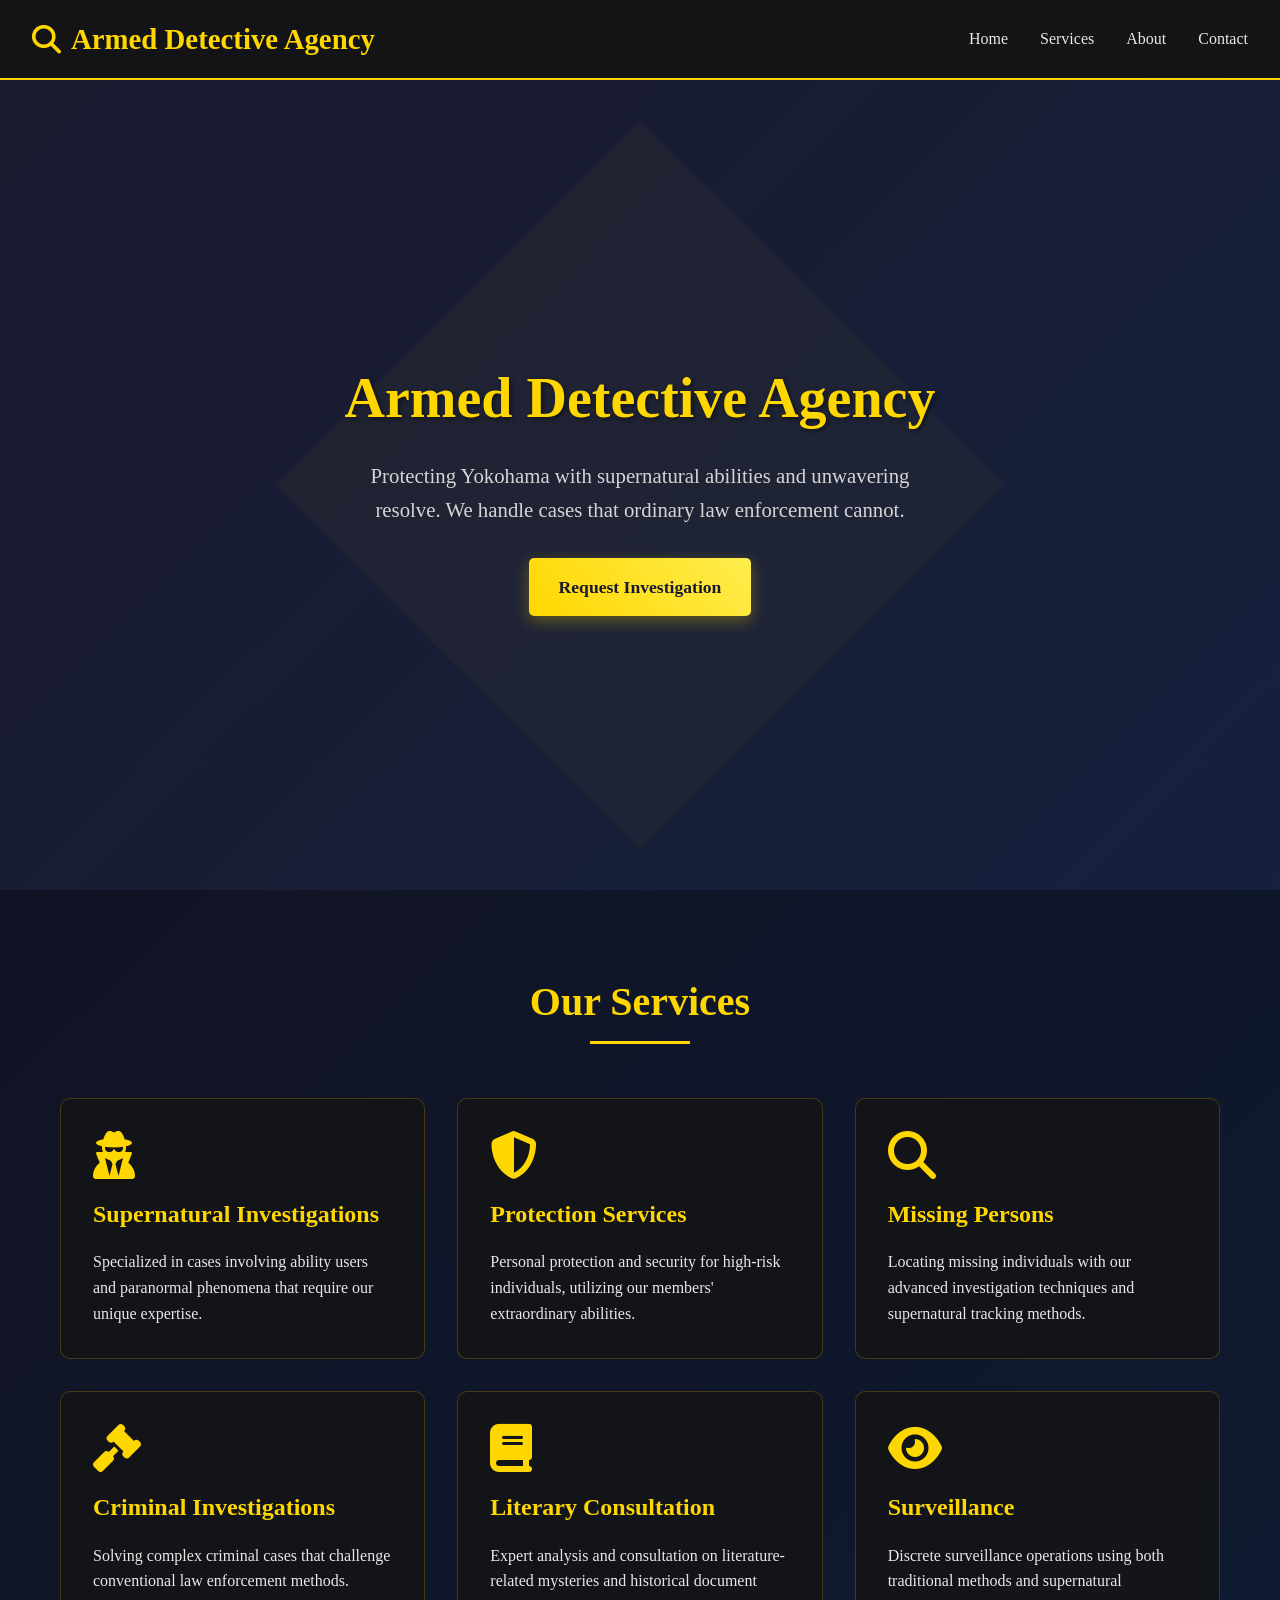
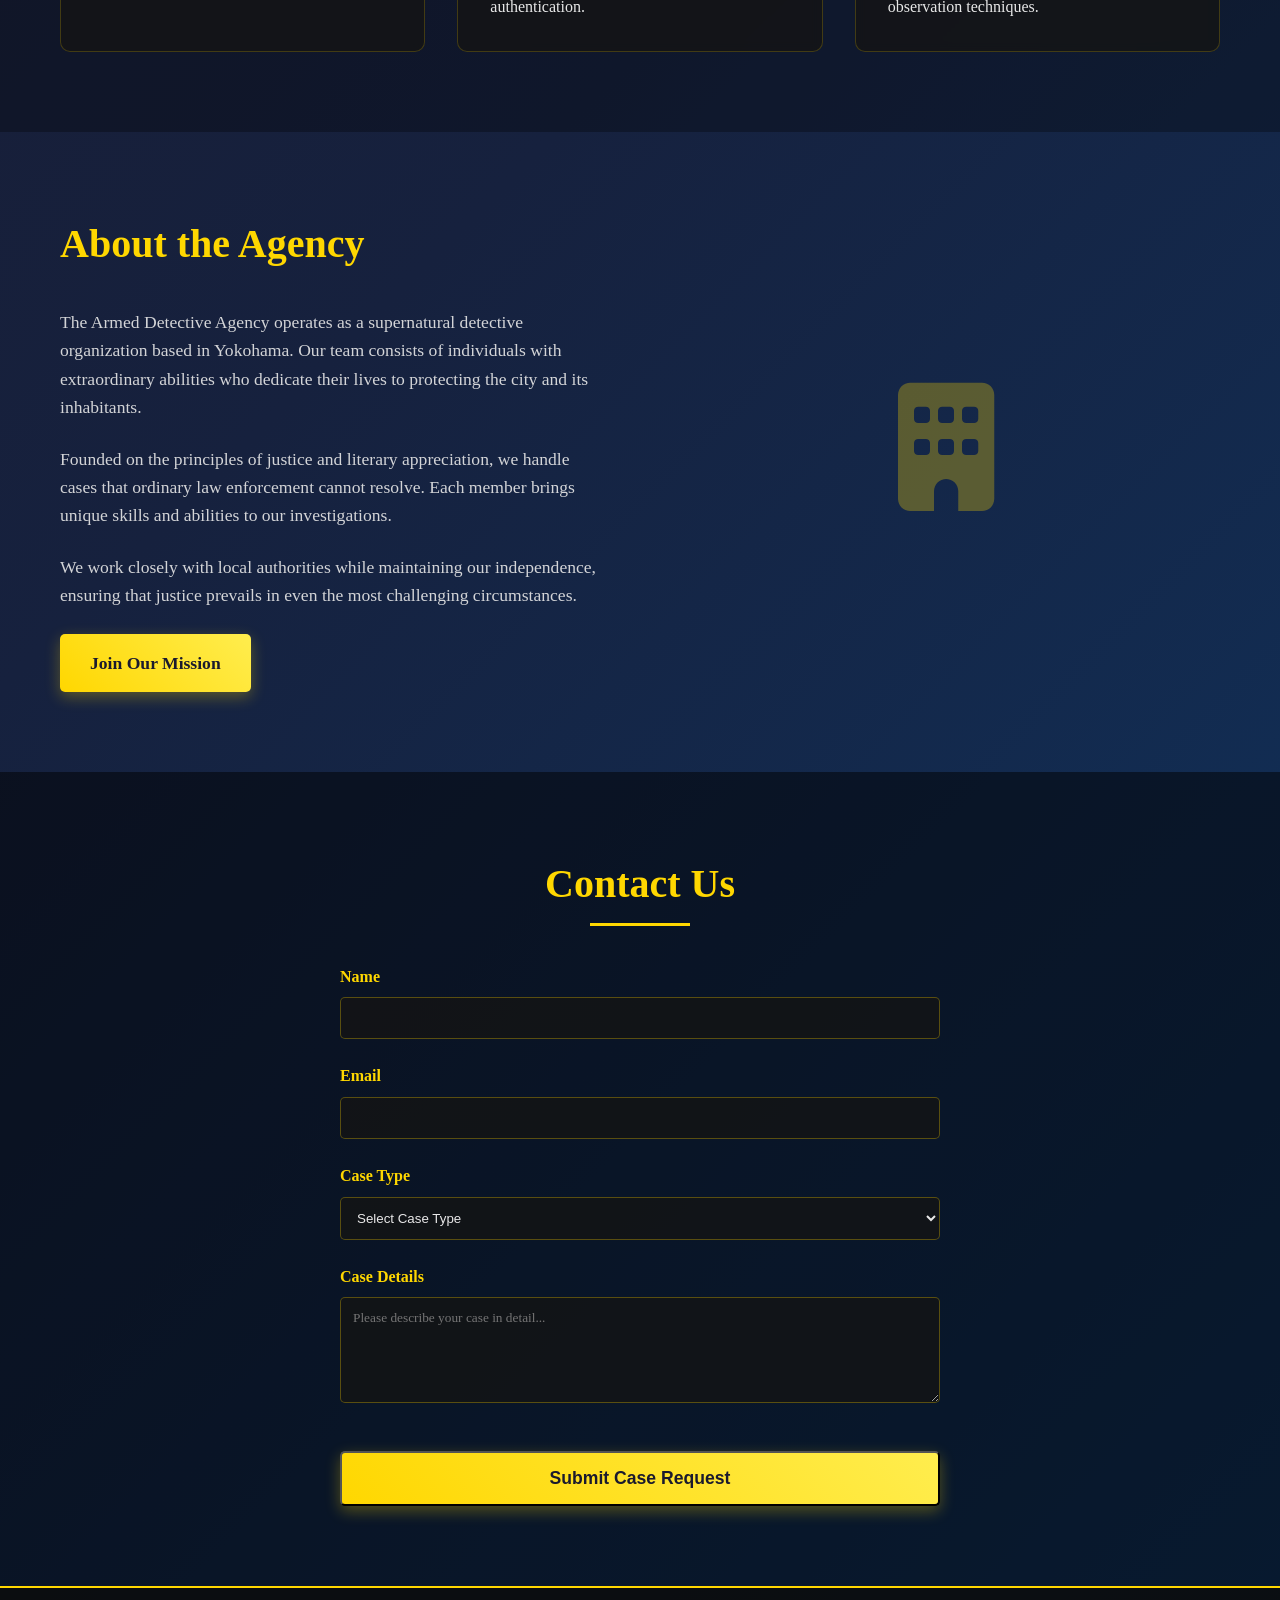
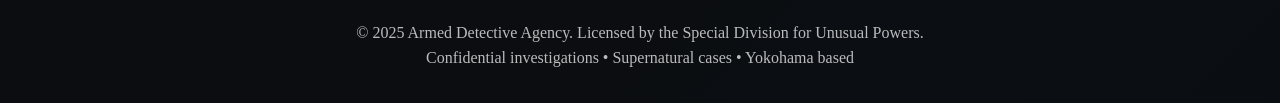
<file: bsd_detective_website.html>
<!DOCTYPE html>
<html lang="en">
<head>
    <meta charset="UTF-8">
    <meta name="viewport" content="width=device-width, initial-scale=1.0">
    <title>Armed Detective Agency | Yokohama</title>
    <link href="https://cdnjs.cloudflare.com/ajax/libs/font-awesome/6.4.0/css/all.min.css" rel="stylesheet">
    <style>
        * {
            margin: 0;
            padding: 0;
            box-sizing: border-box;
        }

        body {
            font-family: 'Georgia', 'Times New Roman', serif;
            line-height: 1.6;
            color: #e8e8e8;
            background: linear-gradient(135deg, #1a1a2e 0%, #16213e 50%, #0f3460 100%);
            min-height: 100vh;
            overflow-x: hidden;
        }

        .floating-papers {
            position: fixed;
            top: 0;
            left: 0;
            width: 100%;
            height: 100%;
            pointer-events: none;
            z-index: 1;
            overflow: hidden;
        }

        .paper {
            position: absolute;
            opacity: 0.1;
            animation: float 20s infinite linear;
            color: #ffd700;
        }

        @keyframes float {
            0% { transform: translateY(100vh) rotate(0deg); }
            100% { transform: translateY(-100px) rotate(360deg); }
        }

        .container {
            max-width: 1200px;
            margin: 0 auto;
            padding: 0 20px;
            position: relative;
            z-index: 2;
        }

        header {
            background: rgba(20, 20, 20, 0.9);
            backdrop-filter: blur(10px);
            border-bottom: 2px solid #ffd700;
            position: fixed;
            width: 100%;
            top: 0;
            z-index: 1000;
            transition: all 0.3s ease;
        }

        nav {
            display: flex;
            justify-content: space-between;
            align-items: center;
            padding: 1rem 2rem;
        }

        .logo {
            font-size: 1.8rem;
            font-weight: bold;
            color: #ffd700;
            text-decoration: none;
            display: flex;
            align-items: center;
            gap: 10px;
        }

        .nav-links {
            display: flex;
            list-style: none;
            gap: 2rem;
        }

        .nav-links a {
            color: #e8e8e8;
            text-decoration: none;
            transition: color 0.3s ease, text-shadow 0.3s ease;
            font-weight: 500;
        }

        .nav-links a:hover {
            color: #ffd700;
            text-shadow: 0 0 10px rgba(255, 215, 0, 0.5);
        }

        .mobile-menu {
            display: none;
            color: #ffd700;
            font-size: 1.5rem;
            cursor: pointer;
        }

        main {
            margin-top: 80px;
        }

        .hero {
            height: 90vh;
            display: flex;
            align-items: center;
            justify-content: center;
            text-align: center;
            position: relative;
            background: url('data:image/svg+xml,<svg xmlns="http://www.w3.org/2000/svg" viewBox="0 0 1000 1000"><polygon fill="%23ffd700" fill-opacity="0.03" points="500,50 950,500 500,950 50,500"/></svg>') center/contain no-repeat;
        }

        .hero-content h1 {
            font-size: 3.5rem;
            margin-bottom: 1rem;
            color: #ffd700;
            text-shadow: 2px 2px 4px rgba(0,0,0,0.5);
            animation: glow 2s ease-in-out infinite alternate;
        }

        @keyframes glow {
            from { text-shadow: 2px 2px 4px rgba(0,0,0,0.5), 0 0 20px rgba(255,215,0,0.3); }
            to { text-shadow: 2px 2px 4px rgba(0,0,0,0.5), 0 0 30px rgba(255,215,0,0.5), 0 0 40px rgba(255,215,0,0.3); }
        }

        .hero-content p {
            font-size: 1.3rem;
            margin-bottom: 2rem;
            max-width: 600px;
            margin-left: auto;
            margin-right: auto;
            opacity: 0.9;
        }

        .cta-button {
            display: inline-block;
            background: linear-gradient(45deg, #ffd700, #ffed4e);
            color: #1a1a2e;
            padding: 15px 30px;
            text-decoration: none;
            border-radius: 5px;
            font-weight: bold;
            font-size: 1.1rem;
            transition: all 0.3s ease;
            box-shadow: 0 5px 15px rgba(255, 215, 0, 0.3);
        }

        .cta-button:hover {
            transform: translateY(-3px);
            box-shadow: 0 8px 25px rgba(255, 215, 0, 0.5);
        }

        .services {
            padding: 80px 0;
            background: rgba(0, 0, 0, 0.3);
        }

        .section-title {
            text-align: center;
            font-size: 2.5rem;
            color: #ffd700;
            margin-bottom: 3rem;
            position: relative;
        }

        .section-title::after {
            content: '';
            width: 100px;
            height: 3px;
            background: #ffd700;
            position: absolute;
            bottom: -10px;
            left: 50%;
            transform: translateX(-50%);
        }

        .services-grid {
            display: grid;
            grid-template-columns: repeat(auto-fit, minmax(300px, 1fr));
            gap: 2rem;
            margin-top: 4rem;
        }

        .service-card {
            background: rgba(20, 20, 20, 0.8);
            padding: 2rem;
            border-radius: 10px;
            border: 1px solid rgba(255, 215, 0, 0.2);
            transition: all 0.3s ease;
            backdrop-filter: blur(5px);
        }

        .service-card:hover {
            transform: translateY(-10px);
            border-color: #ffd700;
            box-shadow: 0 10px 30px rgba(255, 215, 0, 0.2);
        }

        .service-card i {
            font-size: 3rem;
            color: #ffd700;
            margin-bottom: 1rem;
        }

        .service-card h3 {
            font-size: 1.5rem;
            margin-bottom: 1rem;
            color: #ffd700;
        }

        .about {
            padding: 80px 0;
        }

        .about-content {
            display: grid;
            grid-template-columns: 1fr 1fr;
            gap: 4rem;
            align-items: center;
        }

        .about-text h2 {
            font-size: 2.5rem;
            color: #ffd700;
            margin-bottom: 2rem;
        }

        .about-text p {
            font-size: 1.1rem;
            margin-bottom: 1.5rem;
            opacity: 0.9;
        }

        .about-image {
            text-align: center;
            font-size: 8rem;
            color: rgba(255, 215, 0, 0.3);
        }

        .contact {
            padding: 80px 0;
            background: rgba(0, 0, 0, 0.5);
        }

        .contact-form {
            max-width: 600px;
            margin: 0 auto;
        }

        .form-group {
            margin-bottom: 1.5rem;
        }

        .form-group label {
            display: block;
            margin-bottom: 0.5rem;
            color: #ffd700;
            font-weight: bold;
        }

        .form-group input,
        .form-group textarea {
            width: 100%;
            padding: 12px;
            border: 1px solid rgba(255, 215, 0, 0.3);
            border-radius: 5px;
            background: rgba(20, 20, 20, 0.8);
            color: #e8e8e8;
            font-family: inherit;
        }

        .form-group input:focus,
        .form-group textarea:focus {
            outline: none;
            border-color: #ffd700;
            box-shadow: 0 0 10px rgba(255, 215, 0, 0.3);
        }

        footer {
            background: rgba(10, 10, 10, 0.9);
            text-align: center;
            padding: 2rem 0;
            border-top: 2px solid #ffd700;
        }

        .footer-content {
            color: #e8e8e8;
        }

        .footer-content p {
            opacity: 0.8;
        }

        @media (max-width: 768px) {
            .nav-links {
                display: none;
            }

            .mobile-menu {
                display: block;
            }

            .hero-content h1 {
                font-size: 2.5rem;
            }

            .about-content {
                grid-template-columns: 1fr;
                gap: 2rem;
            }

            .about-image {
                order: -1;
                font-size: 4rem;
            }
        }

        .modal {
            display: none;
            position: fixed;
            z-index: 2000;
            left: 0;
            top: 0;
            width: 100%;
            height: 100%;
            background-color: rgba(0,0,0,0.8);
            backdrop-filter: blur(5px);
        }

        .modal-content {
            background: linear-gradient(135deg, #1a1a2e 0%, #16213e 100%);
            margin: 10% auto;
            padding: 2rem;
            border: 2px solid #ffd700;
            border-radius: 10px;
            width: 80%;
            max-width: 500px;
            text-align: center;
            position: relative;
        }

        .close {
            position: absolute;
            top: 10px;
            right: 20px;
            color: #ffd700;
            font-size: 2rem;
            cursor: pointer;
        }

        .close:hover {
            color: #fff;
        }
    </style>
</head>
<body>
    <div class="floating-papers" id="floating-papers"></div>

    <header>
        <nav>
            <a href="#" class="logo">
                <i class="fas fa-search"></i>
                Armed Detective Agency
            </a>
            <ul class="nav-links">
                <li><a href="#home">Home</a></li>
                <li><a href="#services">Services</a></li>
                <li><a href="#about">About</a></li>
                <li><a href="#contact">Contact</a></li>
            </ul>
            <div class="mobile-menu">
                <i class="fas fa-bars"></i>
            </div>
        </nav>
    </header>

    <main>
        <section id="home" class="hero">
            <div class="hero-content">
                <h1>Armed Detective Agency</h1>
                <p>Protecting Yokohama with supernatural abilities and unwavering resolve. We handle cases that ordinary law enforcement cannot.</p>
                <a href="#contact" class="cta-button">Request Investigation</a>
            </div>
        </section>

        <section id="services" class="services">
            <div class="container">
                <h2 class="section-title">Our Services</h2>
                <div class="services-grid">
                    <div class="service-card">
                        <i class="fas fa-user-secret"></i>
                        <h3>Supernatural Investigations</h3>
                        <p>Specialized in cases involving ability users and paranormal phenomena that require our unique expertise.</p>
                    </div>
                    <div class="service-card">
                        <i class="fas fa-shield-alt"></i>
                        <h3>Protection Services</h3>
                        <p>Personal protection and security for high-risk individuals, utilizing our members' extraordinary abilities.</p>
                    </div>
                    <div class="service-card">
                        <i class="fas fa-search"></i>
                        <h3>Missing Persons</h3>
                        <p>Locating missing individuals with our advanced investigation techniques and supernatural tracking methods.</p>
                    </div>
                    <div class="service-card">
                        <i class="fas fa-gavel"></i>
                        <h3>Criminal Investigations</h3>
                        <p>Solving complex criminal cases that challenge conventional law enforcement methods.</p>
                    </div>
                    <div class="service-card">
                        <i class="fas fa-book"></i>
                        <h3>Literary Consultation</h3>
                        <p>Expert analysis and consultation on literature-related mysteries and historical document authentication.</p>
                    </div>
                    <div class="service-card">
                        <i class="fas fa-eye"></i>
                        <h3>Surveillance</h3>
                        <p>Discrete surveillance operations using both traditional methods and supernatural observation techniques.</p>
                    </div>
                </div>
            </div>
        </section>

        <section id="about" class="about">
            <div class="container">
                <div class="about-content">
                    <div class="about-text">
                        <h2>About the Agency</h2>
                        <p>The Armed Detective Agency operates as a supernatural detective organization based in Yokohama. Our team consists of individuals with extraordinary abilities who dedicate their lives to protecting the city and its inhabitants.</p>
                        <p>Founded on the principles of justice and literary appreciation, we handle cases that ordinary law enforcement cannot resolve. Each member brings unique skills and abilities to our investigations.</p>
                        <p>We work closely with local authorities while maintaining our independence, ensuring that justice prevails in even the most challenging circumstances.</p>
                        <a href="#contact" class="cta-button">Join Our Mission</a>
                    </div>
                    <div class="about-image">
                        <i class="fas fa-building"></i>
                    </div>
                </div>
            </div>
        </section>

        <section id="contact" class="contact">
            <div class="container">
                <h2 class="section-title">Contact Us</h2>
                <form class="contact-form" id="contact-form">
                    <div class="form-group">
                        <label for="name">Name</label>
                        <input type="text" id="name" name="name" required>
                    </div>
                    <div class="form-group">
                        <label for="email">Email</label>
                        <input type="email" id="email" name="email" required>
                    </div>
                    <div class="form-group">
                        <label for="case-type">Case Type</label>
                        <select id="case-type" name="case-type" style="width: 100%; padding: 12px; border: 1px solid rgba(255, 215, 0, 0.3); border-radius: 5px; background: rgba(20, 20, 20, 0.8); color: #e8e8e8;">
                            <option value="">Select Case Type</option>
                            <option value="supernatural">Supernatural Investigation</option>
                            <option value="missing">Missing Person</option>
                            <option value="protection">Protection Services</option>
                            <option value="criminal">Criminal Investigation</option>
                            <option value="other">Other</option>
                        </select>
                    </div>
                    <div class="form-group">
                        <label for="message">Case Details</label>
                        <textarea id="message" name="message" rows="5" placeholder="Please describe your case in detail..." required></textarea>
                    </div>
                    <button type="submit" class="cta-button" style="width: 100%; margin-top: 1rem;">
                        Submit Case Request
                    </button>
                </form>
            </div>
        </section>
    </main>

    <footer>
        <div class="container">
            <div class="footer-content">
                <p>&copy; 2025 Armed Detective Agency. Licensed by the Special Division for Unusual Powers.</p>
                <p>Confidential investigations • Supernatural cases • Yokohama based</p>
            </div>
        </div>
    </footer>

    <!-- Modal -->
    <div id="success-modal" class="modal">
        <div class="modal-content">
            <span class="close">&times;</span>
            <h2 style="color: #ffd700; margin-bottom: 1rem;">Case Received</h2>
            <p>Thank you for contacting the Armed Detective Agency. We have received your case request and will review it promptly.</p>
            <p style="margin-top: 1rem; opacity: 0.8;">We will contact you within 24 hours to discuss the details.</p>
        </div>
    </div>

    <script>
        // Floating papers animation
        function createFloatingPaper() {
            const papers = ['📄', '📜', '📃', '🗞️', '📰'];
            const paper = document.createElement('div');
            paper.className = 'paper';
            paper.innerHTML = papers[Math.floor(Math.random() * papers.length)];
            paper.style.left = Math.random() * 100 + 'vw';
            paper.style.fontSize = (Math.random() * 20 + 15) + 'px';
            paper.style.animationDuration = (Math.random() * 10 + 15) + 's';
            paper.style.animationDelay = Math.random() * 2 + 's';
            
            document.getElementById('floating-papers').appendChild(paper);
            
            setTimeout(() => {
                paper.remove();
            }, 25000);
        }

        // Create floating papers periodically
        setInterval(createFloatingPaper, 3000);
        
        // Initial papers
        for (let i = 0; i < 5; i++) {
            setTimeout(createFloatingPaper, i * 1000);
        }

        // Smooth scrolling for navigation links
        document.querySelectorAll('a[href^="#"]').forEach(anchor => {
            anchor.addEventListener('click', function (e) {
                e.preventDefault();
                const target = document.querySelector(this.getAttribute('href'));
                if (target) {
                    target.scrollIntoView({
                        behavior: 'smooth',
                        block: 'start'
                    });
                }
            });
        });

        // Header scroll effect
        window.addEventListener('scroll', () => {
            const header = document.querySelector('header');
            if (window.scrollY > 100) {
                header.style.background = 'rgba(10, 10, 10, 0.95)';
            } else {
                header.style.background = 'rgba(20, 20, 20, 0.9)';
            }
        });

        // Contact form handling
        document.getElementById('contact-form').addEventListener('submit', function(e) {
            e.preventDefault();
            
            // Simple form validation
            const name = document.getElementById('name').value;
            const email = document.getElementById('email').value;
            const message = document.getElementById('message').value;
            
            if (name && email && message) {
                // Show success modal
                document.getElementById('success-modal').style.display = 'block';
                
                // Reset form
                this.reset();
            } else {
                alert('Please fill in all required fields.');
            }
        });

        // Modal functionality
        const modal = document.getElementById('success-modal');
        const closeBtn = document.querySelector('.close');

        closeBtn.addEventListener('click', () => {
            modal.style.display = 'none';
        });

        window.addEventListener('click', (e) => {
            if (e.target === modal) {
                modal.style.display = 'none';
            }
        });

        // Mobile menu toggle (basic functionality)
        document.querySelector('.mobile-menu').addEventListener('click', function() {
            const navLinks = document.querySelector('.nav-links');
            if (navLinks.style.display === 'flex') {
                navLinks.style.display = 'none';
            } else {
                navLinks.style.display = 'flex';
                navLinks.style.flexDirection = 'column';
                navLinks.style.position = 'absolute';
                navLinks.style.top = '100%';
                navLinks.style.left = '0';
                navLinks.style.width = '100%';
                navLinks.style.background = 'rgba(10, 10, 10, 0.95)';
                navLinks.style.padding = '1rem';
            }
        });

        // Service card hover effects
        document.querySelectorAll('.service-card').forEach(card => {
            card.addEventListener('mouseenter', function() {
                this.style.transform = 'translateY(-10px) scale(1.02)';
            });
            
            card.addEventListener('mouseleave', function() {
                this.style.transform = 'translateY(0) scale(1)';
            });
        });
    </script>
</body>
</html>
</file>
